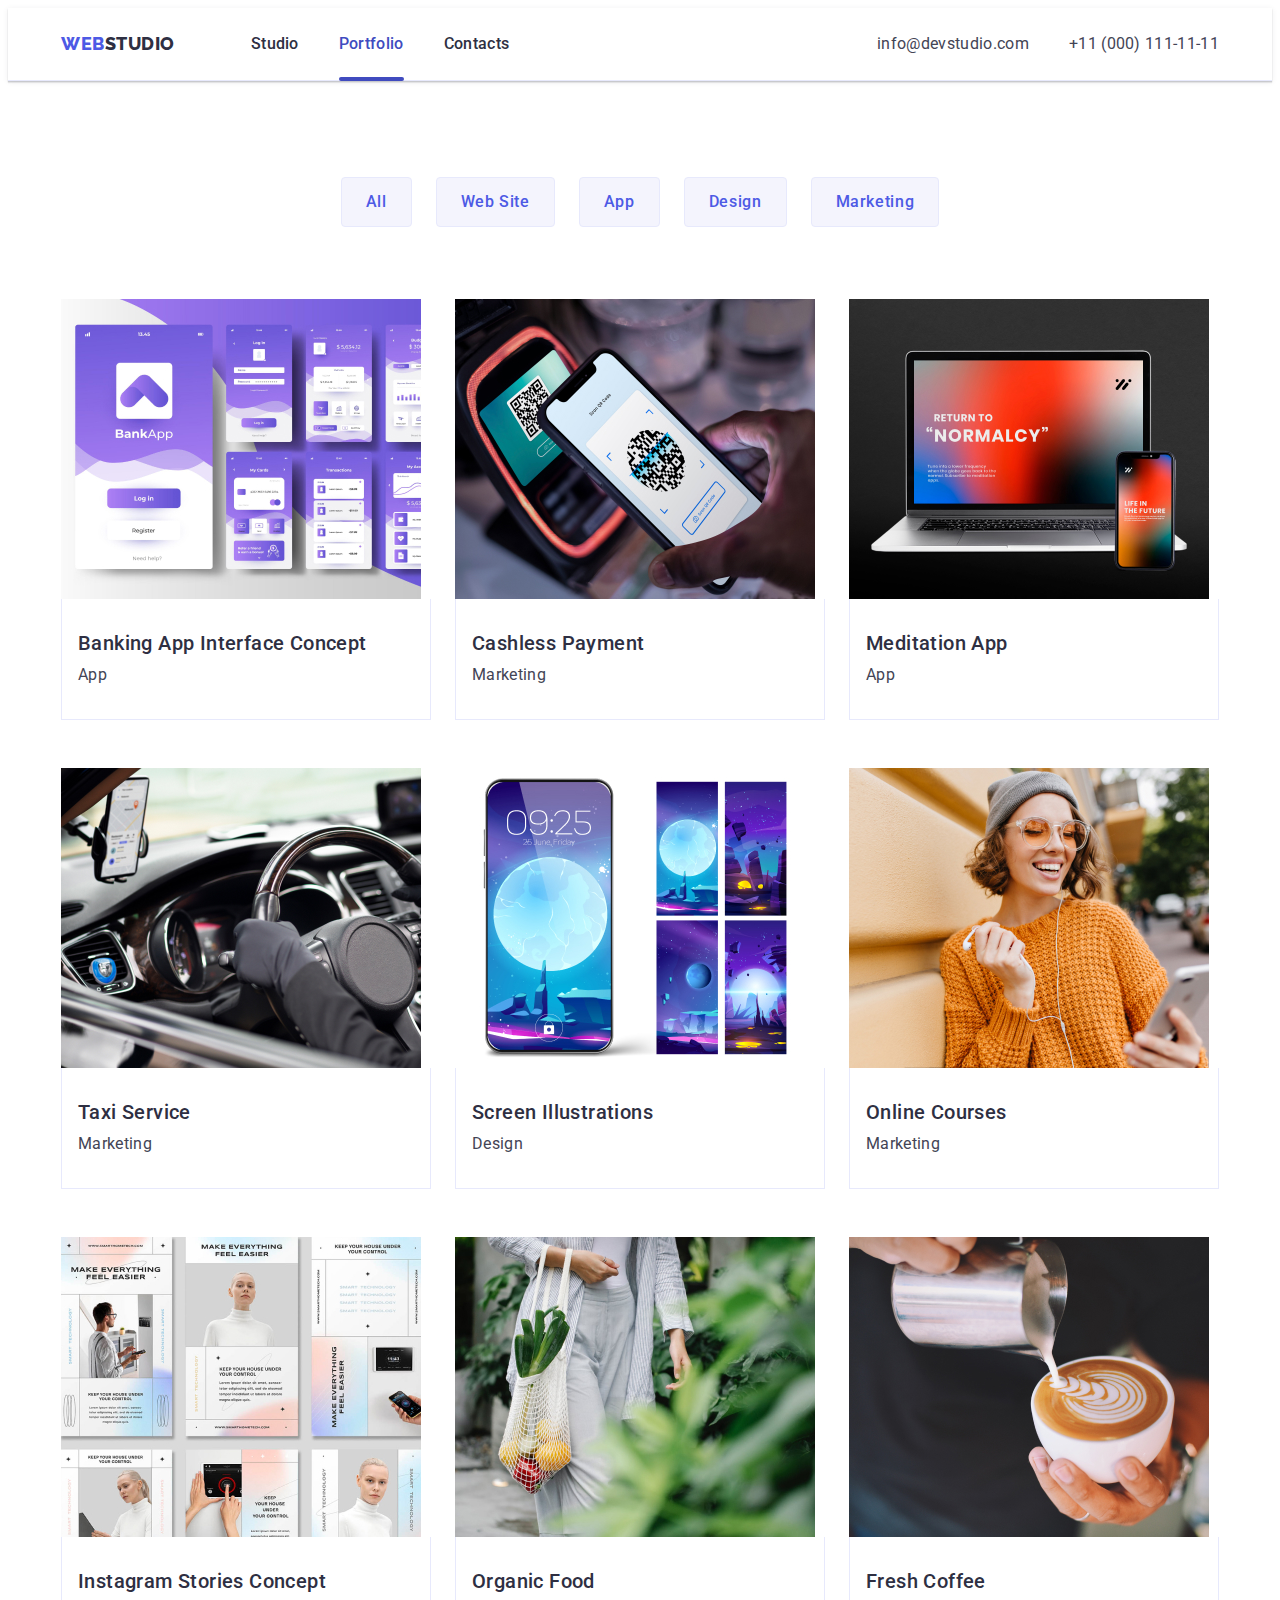
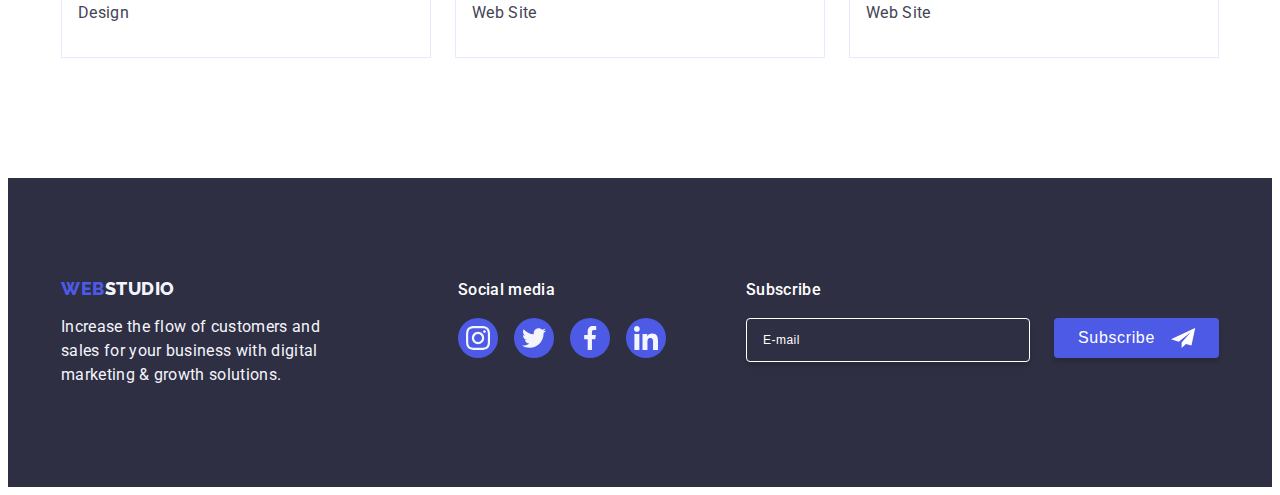
<file: portfolio.html>
<!DOCTYPE html>
<html lang="en">
  <head>
    <meta charset="UTF-8" />
    <meta name="viewport" content="width=device-width, initial-scale=1.0" />
    <title>Portfolio</title>
    <link
      rel="stylesheet"
      href="https://cdnjs.cloudflare.com/ajax/libs/modern-normalize/2.0.0/modern-normalize.min.css"
      integrity="sha512-4xo8blKMVCiXpTaLzQSLSw3KFOVPWhm/TRtuPVc4WG6kUgjH6J03IBuG7JZPkcWMxJ5huwaBpOpnwYElP/m6wg=="
      crossorigin="anonymous"
      referrerpolicy="no-referrer"
    />
    <link rel="stylesheet" href="./css/styles.css" />
    <link rel="preconnect" href="https://fonts.googleapis.com" />
    <link rel="preconnect" href="https://fonts.gstatic.com" crossorigin />
    <link
      href="https://fonts.googleapis.com/css2?family=Raleway:wght@800&family=Roboto:wght@400;500;700&display=swap"
      rel="stylesheet"
    />
  </head>
  <body>
    <!-- Header -->
    <header class="page-header">
      <div class="page-header-container container">
        <nav class="navigation">
          <a class="logo link" href="./index.html"
            >Web<span class="logo-style">Studio</span>
          </a>
          <ul class="nav-menu list">
            <li class="nav-menu-item">
              <a class="nav-link link" href="./index.html">Studio</a>
            </li>
            <li class="nav-menu-item">
              <a class="nav-link link current" href="./portfolio.html"
                >Portfolio</a
              >
            </li>
            <li class="nav-menu-item">
              <a class="nav-link link" href="">Contacts</a>
            </li>
          </ul>
        </nav>

        <address class="contacts">
          <ul class="contact-list list">
            <li class="contact-list-item">
              <a class="contact-link link" href="mailto:info@devstudio.com"
                >info@devstudio.com</a
              >
            </li>
            <li class="contact-list-item">
              <a class="contact-link link" href="tel:+110001111111"
                >+11 (000) 111-11-11</a
              >
            </li>
          </ul>
        </address>
      </div>
    </header>

    <main>
      <section class="project-cards">
        <div class="project-cards-container container">
          <!-- Filter -->
          <h1 class="visually-hidden">portfolio</h1>
          <ul class="filter-button-list list">
            <li class="filter-list-item">
              <button class="filter-button" type="button">All</button>
            </li>
            <li class="filter-list-item">
              <button class="filter-button" type="button">Web Site</button>
            </li>
            <li class="filter-list-item">
              <button class="filter-button" type="button">App</button>
            </li>
            <li class="filter-list-item">
              <button class="filter-button" type="button">Design</button>
            </li>
            <li class="filter-list-item">
              <button class="filter-button" type="button">Marketing</button>
            </li>
          </ul>

          <!-- Project cards -->
          <ul class="project-cards-list list">
            <li class="project-card-item">
              <a class="project-card-link link" href="">
                <div class="card-img-wrapper">
                  <img
                    src="./images/projects/banking-app.jpg"
                    alt="Banking App"
                    width="360"
                    height="300"
                  />
                  <p class="overlay">
                    14 Stylish and User-Friendly App Design Concepts · Task
                    Manager App · Calorie Tracker App · Exotic Fruit Ecommerce
                    App · Cloud Storage App
                  </p>
                </div>
                <div class="card-description-container">
                  <h2 class="card-header">Banking App Interface Concept</h2>
                  <p class="card-description">App</p>
                </div>
              </a>
            </li>

            <li class="project-card-item">
              <a class="project-card-link link" href="">
                <div class="card-img-wrapper">
                  <img
                    src="./images/projects/cashless.jpg"
                    alt="Cashless Payment"
                    width="360"
                    height="300"
                  />
                  <p class="overlay">
                    14 Stylish and User-Friendly App Design Concepts · Task
                    Manager App · Calorie Tracker App · Exotic Fruit Ecommerce
                    App · Cloud Storage App
                  </p>
                </div>
                <div class="card-description-container">
                  <h2 class="card-header">Cashless Payment</h2>
                  <p class="card-description">Marketing</p>
                </div>
              </a>
            </li>

            <li class="project-card-item">
              <a class="project-card-link link" href="">
                <div class="card-img-wrapper">
                  <img
                    src="./images/projects/meditation.jpg"
                    alt="Meditation App"
                    width="360"
                    height="300"
                  />
                  <p class="overlay">
                    14 Stylish and User-Friendly App Design Concepts · Task
                    Manager App · Calorie Tracker App · Exotic Fruit Ecommerce
                    App · Cloud Storage App
                  </p>
                </div>
                <div class="card-description-container">
                  <h2 class="card-header">Meditation App</h2>
                  <p class="card-description">App</p>
                </div>
              </a>
            </li>

            <li class="project-card-item">
              <a class="project-card-link link" href="">
                <div class="card-img-wrapper">
                  <img
                    src="./images/projects/taxi.jpg"
                    alt="Taxi Service"
                    width="360"
                    height="300"
                  />
                  <p class="overlay">
                    14 Stylish and User-Friendly App Design Concepts · Task
                    Manager App · Calorie Tracker App · Exotic Fruit Ecommerce
                    App · Cloud Storage App
                  </p>
                </div>
                <div class="card-description-container">
                  <h2 class="card-header">Taxi Service</h2>
                  <p class="card-description">Marketing</p>
                </div>
              </a>
            </li>

            <li class="project-card-item">
              <a class="project-card-link link" href="">
                <div class="card-img-wrapper">
                  <img
                    src="./images/projects/screen.jpg"
                    alt="Screen Illustrations"
                    width="360"
                    height="300"
                  />
                  <p class="overlay">
                    14 Stylish and User-Friendly App Design Concepts · Task
                    Manager App · Calorie Tracker App · Exotic Fruit Ecommerce
                    App · Cloud Storage App
                  </p>
                </div>
                <div class="card-description-container">
                  <h2 class="card-header">Screen Illustrations</h2>
                  <p class="card-description">Design</p>
                </div>
              </a>
            </li>

            <li class="project-card-item">
              <a class="project-card-link link" href="">
                <div class="card-img-wrapper">
                  <img
                    src="./images/projects/courses.jpg"
                    alt="Online Courses"
                    width="360"
                    height="300"
                  />
                  <p class="overlay">
                    14 Stylish and User-Friendly App Design Concepts · Task
                    Manager App · Calorie Tracker App · Exotic Fruit Ecommerce
                    App · Cloud Storage App
                  </p>
                </div>
                <div class="card-description-container">
                  <h2 class="card-header">Online Courses</h2>
                  <p class="card-description">Marketing</p>
                </div>
              </a>
            </li>

            <li class="project-card-item">
              <a class="project-card-link link" href="">
                <div class="card-img-wrapper">
                  <img
                    src="./images/projects/instagram.jpg"
                    alt="Instagram Stories"
                    width="360"
                    height="300"
                  />
                  <p class="overlay">
                    14 Stylish and User-Friendly App Design Concepts · Task
                    Manager App · Calorie Tracker App · Exotic Fruit Ecommerce
                    App · Cloud Storage App
                  </p>
                </div>
                <div class="card-description-container">
                  <h2 class="card-header">Instagram Stories Concept</h2>
                  <p class="card-description">Design</p>
                </div>
              </a>
            </li>

            <li class="project-card-item">
              <a class="project-card-link link" href="">
                <div class="card-img-wrapper">
                  <img
                    src="./images/projects/organic-food.jpg"
                    alt="Organic Food"
                    width="360"
                    height="300"
                  />
                  <p class="overlay">
                    14 Stylish and User-Friendly App Design Concepts · Task
                    Manager App · Calorie Tracker App · Exotic Fruit Ecommerce
                    App · Cloud Storage App
                  </p>
                </div>
                <div class="card-description-container">
                  <h2 class="card-header">Organic Food</h2>
                  <p class="card-description">Web Site</p>
                </div>
              </a>
            </li>

            <li class="project-card-item">
              <a class="project-card-link link" href="">
                <div class="card-img-wrapper">
                  <img
                    src="./images/projects/coffee.jpg"
                    alt="Fresh Coffee"
                    width="360"
                    height="300"
                  />
                  <p class="overlay">
                    14 Stylish and User-Friendly App Design Concepts · Task
                    Manager App · Calorie Tracker App · Exotic Fruit Ecommerce
                    App · Cloud Storage App
                  </p>
                </div>
                <div class="card-description-container">
                  <h2 class="card-header">Fresh Coffee</h2>
                  <p class="card-description">Web Site</p>
                </div>
              </a>
            </li>
          </ul>
        </div>
      </section>
    </main>

    <!-- Footer -->
    <footer class="page-footer">
      <div class="footer-container container">
        <div class="footer-logo-text">
          <a class="footer-logo link" href="./index.html"
            >Web<span class="footer-logo-style">Studio</span></a
          >
          <p class="footer-text">
            Increase the flow of customers and sales for your business with
            digital marketing & growth solutions.
          </p>
        </div>

        <div class="footer-block-social">
          <p class="footer-block-header">Social media</p>
          <ul class="footer-contacts-list list">
            <li class="footer-contact-item">
              <a href="" class="social-contact-link">
                <svg
                  class="contact-icon"
                  width="24"
                  height="24"
                  aria-label="instagram icon"
                >
                  <use href="./images/icons.svg#icon-instagram"></use>
                </svg>
              </a>
            </li>
            <li class="footer-contact-item">
              <a href="" class="social-contact-link">
                <svg
                  class="contact-icon"
                  width="24"
                  height="24"
                  aria-label="twitter icon"
                >
                  <use href="./images/icons.svg#icon-twitter"></use>
                </svg>
              </a>
            </li>
            <li class="footer-contact-item">
              <a href="" class="social-contact-link">
                <svg
                  class="contact-icon"
                  width="24"
                  height="24"
                  aria-label="facebook icon"
                >
                  <use href="./images/icons.svg#icon-facebook"></use>
                </svg>
              </a>
            </li>
            <li class="footer-contact-item">
              <a href="" class="social-contact-link">
                <svg
                  class="contact-icon"
                  width="24"
                  height="24"
                  aria-label="linkedin icon"
                >
                  <use href="./images/icons.svg#icon-linkedin"></use>
                </svg>
              </a>
            </li>
          </ul>
        </div>

        <div class="footer-subscription-form-container">
          <p class="footer-block-header">Subscribe</p>

          <form class="footer-subscription-form">
            <label class="footer-input-label">
              <input
                type="email"
                class="footer-email-input"
                name="email"
                placeholder="E-mail"
              />
            </label>

            <button type="submit" class="subscribe-btn">
              Subscribe
              <svg
                class="subsccribe-btn-icon"
                width="24"
                height="24"
                aria-label="subscribe button icon"
              >
                <use href="./images/icons.svg#icon-subscribe"></use>
              </svg>
            </button>
          </form>
        </div>
      </div>
    </footer>
  </body>
</html>
</file>
<file: css/styles.css>
/* ========== Variables ========== */

:root {
  --transition-duration-time-function: 250ms cubic-bezier(0.4, 0, 0.2, 1);
  --logo-font-family: 'Raleway', sans-serif;
  --main-font-family: 'Roboto', sans-serif;
  --iris: #4d5ae5;
  --pressed-state-color: #404bbf;
  --navyblue: #2e2f42;
  --success-message-color: #31d0aa;
  --slate: #434455;
  --lightslate: #8e8f99;
  --cornflower: #e7e9fc;
  --cloud: #f4f4fd;
  --navyblue-modal: rgba(46, 47, 66, 0.4);
  --hero-background-color: rgba(46, 47, 66, 0.7);
  --white: #ffffff;
  --dairy: #fcfcfc;
}

/* ========== Variables ========== */

/* ========== General ========== */

body {
  background-color: var(--white);
  color: var(--slate);
  font-family: var(--main-font-family);
  font-size: 16px;
  line-height: 1.5;
  font-weight: 400;
  letter-spacing: 0.02em;
}

h1,
h2,
h3,
h4,
h5,
h6 {
  margin: 0;
}

p {
  margin: 0;
}

img {
  display: block;
}

.container {
  max-width: 1158px;
  padding-left: 15px;
  padding-right: 15px;
  margin-left: auto;
  margin-right: auto;
}

.visually-hidden {
  position: absolute;
  width: 1px;
  height: 1px;
  margin: -1px;
  border: 0;
  padding: 0;
  white-space: nowrap;
  clip-path: inset(100%);
  clip: rect(0 0 0 0);
  overflow: hidden;
}

.section-headline {
  color: var(--navyblue);
  font-size: 36px;
  font-weight: bold;
  line-height: 1.11;
  letter-spacing: 0.02em;
  text-transform: capitalize;
  text-align: center;
  margin-bottom: 72px;
}

.list {
  list-style: none;
  margin: 0;
  padding-left: 0;
}

.link {
  text-decoration: none;
}

.social-contact-link {
  display: flex;
  justify-content: center;
  align-items: center;
  width: 40px;
  height: 40px;
  background-color: var(--iris);
  border-radius: 50%;
  transition: background-color var(--transition-duration-time-function);
}

.contact-icon {
  fill: var(--cloud);
}

/* ========== General ========== */

/* ========== Header ========== */

.page-header {
  border-bottom: 1px solid var(--cornflower, #e7e9fc);
  box-shadow: 0px 2px 1px rgba(46, 47, 66, 0.08),
    0px 1px 1px rgba(46, 47, 66, 0.16), 0px 1px 6px rgba(46, 47, 66, 0.08);
}

.page-header-container {
  display: flex;
  flex-direction: row;
  justify-content: space-between;
  align-items: center;
}

.navigation {
  display: flex;
  flex-direction: row;
  align-items: center;
}

.nav-menu {
  display: flex;
  flex-direction: row;
  gap: 40px;
}

.logo {
  color: var(--iris);
  font-family: var(--logo-font-family);
  font-size: 18px;
  font-weight: 800;
  line-height: 1.17;
  letter-spacing: 0.54px;
  text-transform: uppercase;
  margin-right: 76px;
}

.logo-style {
  color: var(--navyblue);
}

.nav-link {
  position: relative;
  color: var(--navyblue, #2e2f42);
  font-size: 16px;
  display: block;
  font-weight: 500;
  line-height: 1.5;
  letter-spacing: 0.02em;
  padding-top: 24px;
  padding-bottom: 24px;
  transition: color var(--transition-duration-time-function);
}

.contacts {
  font-style: normal;
}

.contact-list {
  display: flex;
  flex-direction: row;
  gap: 40px;
}

.contact-link {
  color: var(--slate, #434455);
  transition: color var(--transition-duration-time-function);
}

.nav-link:hover,
.nav-link:focus,
.contact-link:hover,
.contact-link:focus {
  color: var(--pressed-state-color);
}

.current {
  color: var(--ocean, #404bbf);
}

.current::after {
  position: absolute;
  left: 0;
  bottom: -1px;
  display: block;
  width: 100%;
  height: 4px;
  background-color: var(--pressed-state-color);
  content: '';
  border-radius: 2px;
}

/* ========== Header ========== */

/* ========== Hero screen ========== */

.start-screen {
  max-width: 1440px;
  background-color: var(--navyblue, #2e2f42);
  background-image: linear-gradient(
      rgba(46, 47, 66, 0.7),
      rgba(46, 47, 66, 0.7)
    ),
    url(../images/hero-bg.jpg);
  background-size: cover;
  background-repeat: no-repeat;
  background-position: center center;
  padding-top: 188px;
  padding-bottom: 188px;
  margin: auto;
}

.start-screen-container {
  display: flex;
  flex-direction: column;
  justify-content: center;
  align-items: center;
}

.hero-text {
  max-width: 496px;
  color: var(--white);
  font-size: 56px;
  font-weight: bold;
  line-height: 1.07;
  letter-spacing: 0.02em;
  text-align: center;
}

.start-screen-button {
  min-width: 169px;
  height: 56px;
  border: none;
  border-radius: 4px;
  padding: 16px 32px;
  background-color: var(--iris);
  color: var(--white, #fff);
  line-height: 1.5;
  font-weight: 500;
  letter-spacing: 0.04em;
  cursor: pointer;
  margin-top: 48px;
  box-shadow: 0px 4px 4px 0px rgba(0, 0, 0, 0.15);
  transition: background-color var(--transition-duration-time-function);
}

.start-screen-button:hover,
.start-screen-button:focus {
  background-color: var(--pressed-state-color);
}

/* ========== Hero Screen ========== */

/* ========== Features ========== */

.features {
  padding-top: 120px;
  padding-bottom: 120px;
}

.feature-headline {
  color: var(--navyblue);
  font-size: 20px;
  font-weight: 500;
  line-height: 1.2;
  letter-spacing: 0.02em;
  text-transform: capitalize;
  margin-bottom: 8px;
}

.feature-list {
  display: flex;
  gap: 24px;
}

.feature-list-item {
  width: calc((100% - 24px * 3) / 4);
}

.feature-icon-wrapper {
  display: flex;
  justify-content: center;
  align-items: center;
  width: 264px;
  height: 112px;
  border-radius: 4px;
  background: var(--cloud, #f4f4fd);
  margin-bottom: 8px;
}

/* ========== Features ========== */

/* ========== What we do ========== */

.what-we-do {
  padding-bottom: 120px;
}

.what-we-do-list {
  display: flex;
  gap: 24px;
}

.what-we-do-list-item {
  width: calc((100% - 24px * 2) / 3);
}

/* ========== What we do ========== */

/* ========== Our team ========== */

.our-team {
  padding-top: 120px;
  padding-bottom: 120px;
  background-color: var(--cloud);
}

.our-team-list {
  display: flex;
  gap: 24px;
}

.team-card {
  width: calc((100% - 24px * 3) / 4);
  border-radius: 0px 0px 4px 4px;
  background-color: var(--white);
  box-shadow: 0px 2px 1px 0px rgba(46, 47, 66, 0.08),
    0px 1px 1px 0px rgba(46, 47, 66, 0.16),
    0px 1px 6px 0px rgba(46, 47, 66, 0.08);
}

.member {
  padding-top: 32px;
  padding-bottom: 32px;
}

.member-name {
  color: var(--navyblue, #2e2f42);
  font-size: 20px;
  font-weight: 500;
  line-height: 1.2;
  letter-spacing: 0.02em;
  margin-bottom: 8px;
  text-align: center;
}

.member-description {
  color: var(--slate);
  text-align: center;
  margin-bottom: 8px;
}

.member-contacts-list {
  display: flex;
  justify-content: center;
  align-items: center;
  gap: 24px;
}

.team-card .social-contact-link:hover,
.team-card .social-contact-link:focus {
  background-color: var(--pressed-state-color);
}

/* ========== Our team ========== */

/* ========== Customers ========== */

.customers {
  padding-top: 120px;
  padding-bottom: 120px;
}

.customers-list {
  display: flex;
  gap: 24px;
}

.customer-link {
  width: 168px;
  height: 88px;
  display: flex;
  justify-content: center;
  align-items: center;
  border: 1px solid var(--lightslate, #8e8f99);
  border-radius: 4px;
  color: var(--lightslate);
  transition: color var(--transition-duration-time-function),
    border-color var(--transition-duration-time-function);
}

.customer-icon {
  fill: currentColor;
}

.customer-link:hover,
.customer-link:focus {
  color: var(--pressed-state-color);
  border-color: var(--pressed-state-color);
}

/* ========== Customers ========== */

/* ========== Portfolio Page ========== */

/* ========== Filter buttons ========== */

.project-cards {
  padding-top: 96px;
  padding-bottom: 120px;
}

.project-cards-container {
  display: flex;
  flex-direction: column;
}

.filter-button-list {
  display: flex;
  justify-content: center;
  gap: 24px;
  margin-bottom: 72px;
}

.filter-button {
  font-family: var(--main-font-family);
  color: var(--iris, #4d5ae5);
  background-color: var(--cloud);
  font-size: 16px;
  font-weight: 500;
  line-height: 1.5;
  letter-spacing: 0.04em;
  cursor: pointer;
  padding: 12px 24px;
  border: 1px solid var(--cornflower);
  border-radius: 4px;
  transition: background-color var(--transition-duration-time-function),
    border-color var(--transition-duration-time-function),
    box-shadow var(--transition-duration-time-function),
    color var(--transition-duration-time-function);
}

.filter-button:hover,
.filter-button:focus {
  border-color: transparent;
  box-shadow: 0px 2px 2px 0px rgba(0, 0, 0, 0.12),
    0px 2px 1px 0px rgba(0, 0, 0, 0.08), 0px 3px 1px 0px rgba(0, 0, 0, 0.1);
  background-color: var(--pressed-state-color);
  color: var(--white, #fff);
}

/* ========== Filter buttons ========== */

/* ========== Project cards ========== */

.project-cards-list {
  display: flex;
  flex-wrap: wrap;
  row-gap: 48px;
  column-gap: 24px;
}

.project-card-item {
  background-color: var(--white);
  width: calc((100% - 24px * 2) / 3);
}

.project-card-link {
  display: block;
  transition: box-shadow var(--transition-duration-time-function);
}

.card-img-wrapper {
  position: relative;
  overflow: hidden;
}

.overlay {
  position: absolute;
  top: 0;
  left: 0;
  width: 100%;
  height: 100%;
  padding: 40px 32px;
  color: var(--cloud);
  background-color: var(--iris);
  transform: translateY(100%);
  transition: transform var(--transition-duration-time-function);
}

.card-description-container {
  padding: 32px 16px;
  border: 1px solid var(--cornflower);
  border-top: none;
}

.card-header {
  color: var(--navyblue, #2e2f42);
  font-size: 20px;
  font-weight: 500;
  line-height: 1.2;
  letter-spacing: 0.02em;
  text-align: left;
  margin-bottom: 8px;
}

.card-description {
  color: var(--slate);
  text-align: left;
}

.project-card-link:hover,
.project-card-link:focus {
  box-shadow: 0px 2px 1px 0px rgba(46, 47, 66, 0.08),
    0px 1px 1px 0px rgba(46, 47, 66, 0.16),
    0px 1px 6px 0px rgba(46, 47, 66, 0.08);
}

.project-card-link:hover .overlay,
.project-card-link:focus .overlay {
  transform: translateY(0);
}

/* ========== Project cards ========== */

/* ========== Portfolio Page ========== */

/* ========== Footer ========== */

.footer-container {
  display: flex;
  align-items: baseline;
  justify-content: space-between;
}

.page-footer {
  padding-top: 100px;
  padding-bottom: 100px;
  background-color: var(--navyblue);
}

.footer-logo-text {
  margin-right: auto;
}

.footer-logo {
  display: inline-block;
  margin-bottom: 16px;
  color: var(--iris);
  font-family: var(--logo-font-family);
  font-size: 18px;
  font-weight: 800;
  line-height: 1.17;
  letter-spacing: 0.54px;
  text-transform: uppercase;
}

.footer-logo-style {
  color: var(--cloud);
}

.footer-text {
  color: var(--cloud, #f4f4fd);
  width: 264px;
}

.footer-block-social {
  display: flex;
  flex-direction: column;
  margin-right: 80px;
}

.footer-block-header {
  font-size: 16px;
  font-weight: 500;
  line-height: 1.5;
  letter-spacing: 0.02em;
  color: var(--white, #fff);
  margin-bottom: 16px;
}

.footer-contacts-list {
  display: flex;
  justify-content: center;
  align-items: center;
  gap: 16px;
}

.footer-contacts-list .social-contact-link:hover,
.footer-contacts-list .social-contact-link:focus,
.subscribe-btn:hover,
.subscribe-btn:focus {
  background-color: var(--success-message-color);
}

.footer-subscription-form {
  display: flex;
  gap: 24px;
}

.footer-input {
  display: flex;
}

.footer-email-input {
  width: 264px;
  height: 40px;
  border-radius: 4px;
  border: 1px solid var(--white);
  background-color: transparent;
  box-shadow: 0px 4px 4px 0px rgba(0, 0, 0, 0.15);
  padding-left: 16px;
  font-size: 12px;
  line-height: 1.5;
  letter-spacing: 0.04em;
  color: var(--white);
}

.footer-email-input::placeholder {
  color: var(--white);
}

.subscribe-btn {
  display: flex;
  justify-content: center;
  align-items: center;

  min-width: 165px;
  height: 40px;
  padding: 8px 24px;
  border: none;
  border-radius: 4px;
  background-color: var(--iris);
  font-size: 16px;
  font-weight: 500;
  line-height: 1.5;
  letter-spacing: 0.64px;
  color: var(--white);
  box-shadow: 0px 4px 4px 0px rgba(0, 0, 0, 0.15);

  cursor: pointer;
  transition: background-color var(--transition-duration-time-function);
}

.subsccribe-btn-icon {
  margin-left: 16px;
  fill: currentColor;
}

/* ========== Footer ========== */

/* ========== Backdrop ========== */

.backdrop {
  position: fixed;
  top: 0;
  left: 0;
  z-index: 999;
  width: 100%;
  height: 100%;
  background-color: var(--navyblue-modal, rgba(46, 47, 66, 0.4));

  transition: opacity var(--transition-duration-time-function),
    visibility var(--transition-duration-time-function);
}

.is-hidden {
  opacity: 0;
  visibility: hidden;
  pointer-events: none;
}

/* ========== Modal window ========== */

.modal {
  position: absolute;

  width: 408px;
  min-height: 584px;
  padding: 72px 24px 24px 24px;
  top: 50%;
  left: 50%;
  background-color: var(--dairy);
  border-radius: 4px;
  box-shadow: 0px 2px 1px 0px rgba(0, 0, 0, 0.2),
    0px 1px 3px 0px rgba(0, 0, 0, 0.12), 0px 1px 1px 0px rgba(0, 0, 0, 0.14);
  transform: translate(-50%, -50%) scale(1);
  transition: transform var(--transition-duration-time-function);
}

.user-feedback-form {
  display: flex;
  flex-direction: column;
}

.modal-description {
  font-size: 16px;
  font-weight: 500;
  line-height: 1.5;
  letter-spacing: 0.32px;
  color: var(--navyblue);
  text-align: center;
  margin-bottom: 16px;
}

.input-label-wrapper {
  flex-direction: column;
  display: flex;
  width: 100%;
  margin-bottom: 8px;

  font-size: 12px;
  line-height: 1.17;
  letter-spacing: 0.04em;
  color: var(--lightslate);
}

.modal-input-label {
  display: block;
  margin-bottom: 4px;
  font-size: 12px;
  line-height: 1.17;
  letter-spacing: 0.04em;
  color: var(--lightslate);
}

.input-wrapper {
  position: relative;
}

.modal-input {
  width: 100%;
  height: 40px;
  padding-left: 38px;
  padding-top: 11px;
  padding-bottom: 11px;
  border-radius: 4px;
  border: 1px solid var(--navyblue-modal, rgba(46, 47, 66, 0.4));
  outline: transparent;
  background-color: transparent;
  transition: border-color var(--transition-duration-time-function);
}

.modal-input-icon {
  position: absolute;
  top: 50%;
  left: 16px;
  transform: translateY(-50%);
  fill: var(--navyblue);
  transition: fill var(--transition-duration-time-function);
}

.modal-input:focus {
  border-color: var(--iris);
  outline: transparent;
  outline-offset: 4px;
}

.modal-input:focus + .modal-input-icon {
  fill: var(--iris);
}

.comment-label-wrapper {
  margin-bottom: 16px;
}

.textarea {
  height: 120px;
  resize: none;
  padding: 8px 16px;

  font-size: 12px;
  line-height: 1.17;
  letter-spacing: 0.04em;
  color: var(--navyblue-modal);
}

.textarea::placeholder {
  font-size: 12px;
  line-height: 117%;
  letter-spacing: 0.48px;
  color: var(--navyblue-modal);
}

.checkbox-container {
  margin-bottom: 24px;
}

.modal-checkbox-label {
  display: block;
  align-items: center;

  font-size: 12px;
  line-height: 117%;
  letter-spacing: 0.48px;
  color: var(--lightslate);
}

.custom-checkbox-wrapper {
  margin-right: 8px;
  width: 16px;
  height: 16px;
  border: 1px solid var(--navyblue-modal);
  border-radius: 2px;

  transition: background-color var(--transition-duration-time-function),
    border var(--transition-duration-time-function),
    fill var(--transition-duration-time-function);
  display: inline-flex;
  align-items: center;
  justify-content: center;
  fill: transparent;
}

.modal-checkbox:checked + .modal-checkbox-label .custom-checkbox-wrapper {
  border: none;
  background-color: var(--pressed-state-color);
  fill: var(--cloud);
}

.privacy-policy-link {
  color: var(--iris);
}

.modal-submit-btn {
  align-self: center;
  min-width: 169px;
  height: 56px;
  padding: 16px 32px;

  border: none;
  border-radius: 4px;
  background: var(--iris, #4d5ae5);
  box-shadow: 0px 4px 4px 0px rgba(0, 0, 0, 0.15);

  color: var(--white);
  font-weight: 500;
  line-height: 150%;
  letter-spacing: 0.64px;

  cursor: pointer;
  transition: background-color var(--transition-duration-time-function);
}

.modal-submit-btn:hover,
.modal-submit-btn:focus {
  background-color: var(--pressed-state-color);
}

/* ========== Modal window ========== */

/* ========== Modal window close button ========== */

.close-button {
  display: flex;
  align-items: center;
  justify-content: center;
  position: absolute;
  top: 24px;
  right: 24px;
  width: 24px;
  height: 24px;
  border: 1px solid rgba(0, 0, 0, 0.1);
  background-color: var(--cornflower);
  border-radius: 50%;
  padding: 0;
  line-height: 0;
  cursor: pointer;
  transition: background-color var(--transition-duration-time-function),
    border var(--transition-duration-time-function);
}

.close-button-icon {
  fill: var(--navyblue);
  transition: fill var(--transition-duration-time-function);
}

.close-button:hover,
.close-button:focus {
  background-color: var(--pressed-state-color);
  border: none;
}

.close-button:hover .close-button-icon,
.close-button:focus .close-button-icon {
  fill: var(--white);
}

/* ========== Modal window close button ========== */

/* ========== Backdrop ========== */
</file>
